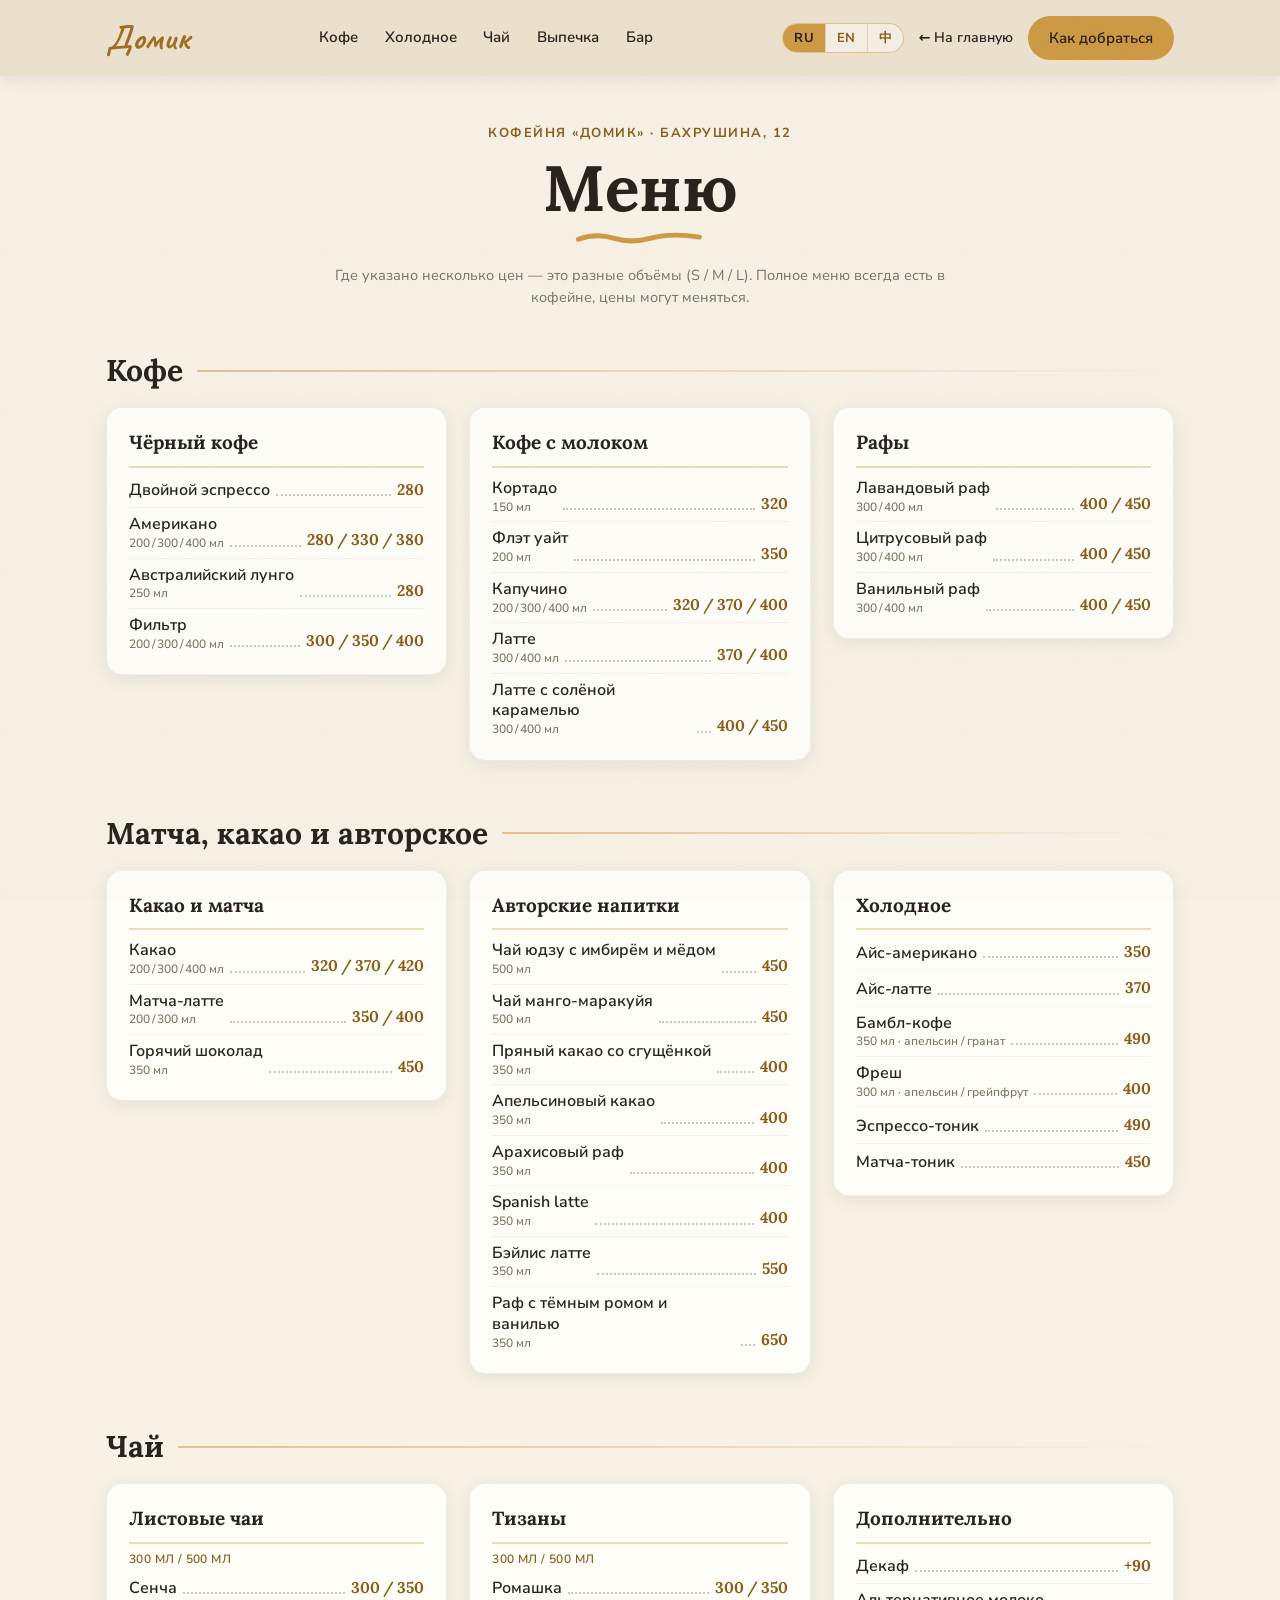
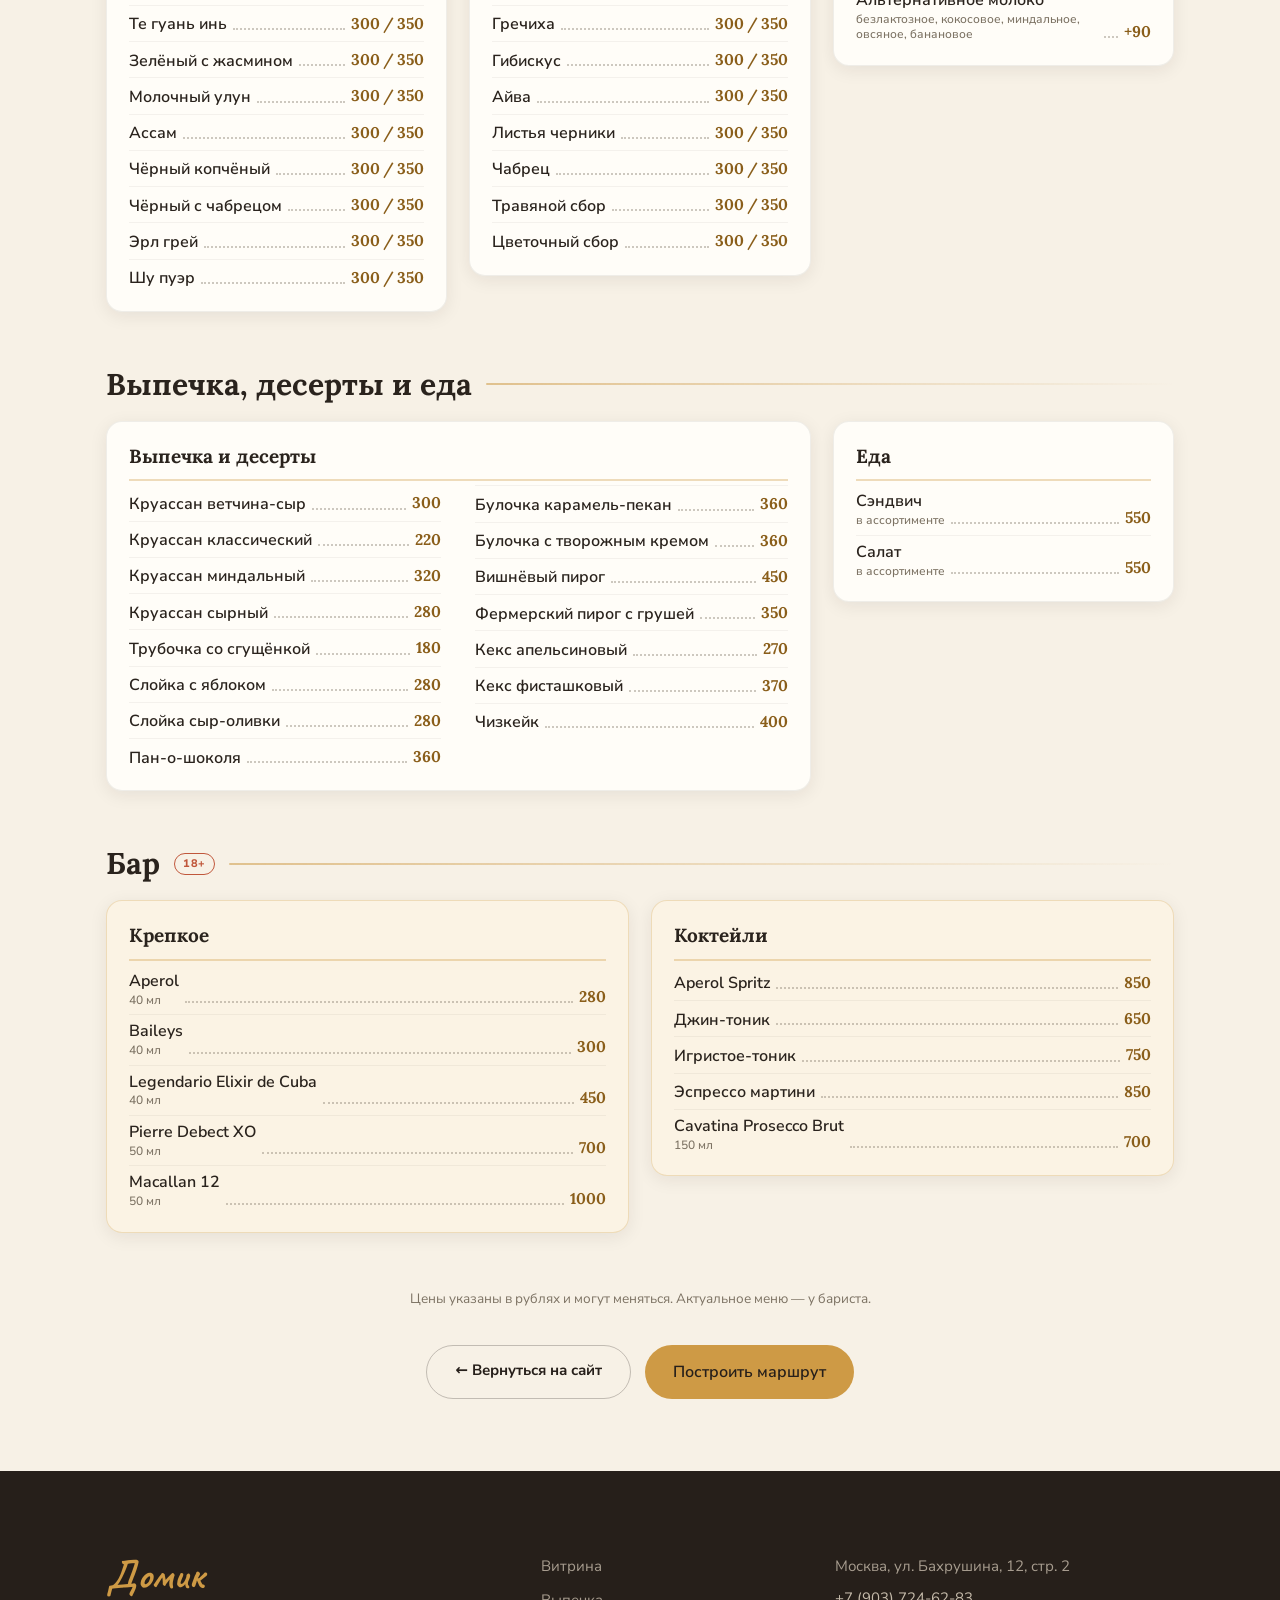
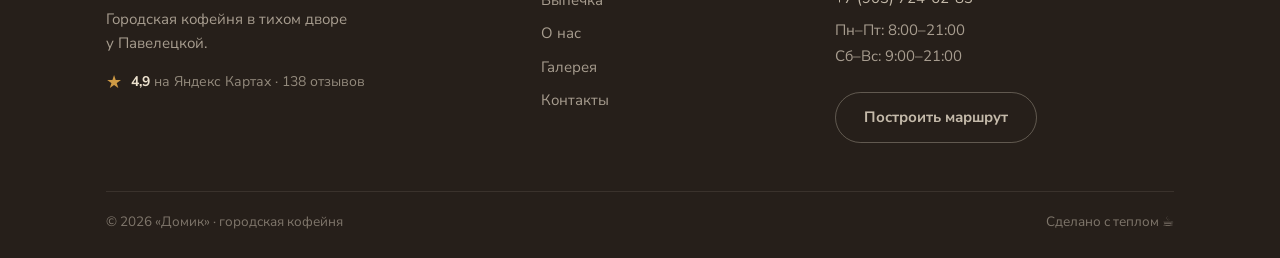
<file: menu.html>
<!DOCTYPE html>
<html lang="ru">
<head>
  <meta charset="UTF-8">
  <meta name="viewport" content="width=device-width, initial-scale=1.0">
  <title>Меню — кофейня «Домик» на Бахрушина</title>
  <meta name="description" content="Полное меню кофейни «Домик»: спешелти-кофе, рафы, матча, авторские напитки, чай, свежая выпечка, десерты и бар. Москва, Бахрушина, 12.">
  <link rel="icon" href="data:image/svg+xml,<svg xmlns='http://www.w3.org/2000/svg' viewBox='0 0 32 32'><path d='M16 4 4 14h3v14h18V14h3z' fill='%23CE9A45'/><rect x='13' y='19' width='6' height='9' fill='%23261F1A'/></svg>">
  <link rel="icon" type="image/png" sizes="32x32" href="assets/favicon-32.png">

  <link rel="preconnect" href="https://fonts.googleapis.com">
  <link rel="preconnect" href="https://fonts.gstatic.com" crossorigin>
  <link href="https://fonts.googleapis.com/css2?family=Caveat:wght@600;700&family=Lora:wght@500;600;700&family=Nunito+Sans:wght@400;500;600;700&display=swap" rel="stylesheet">

  <link rel="stylesheet" href="css/styles.css?v=37">
  <meta name="theme-color" content="#F7F1E6">
</head>
<body class="menu-page">

  <a class="skip-link" href="#menu-top" data-ru="К меню" data-en="Skip to menu" data-zh="跳到菜单">К меню</a>

  <!-- ШАПКА -->
  <header class="header" id="header">
    <div class="container header__inner">
      <a href="index.html" class="logo" aria-label="Домик — на главную">Домик</a>

      <nav class="menu-nav" aria-label="Разделы меню / Sections">
        <a href="#coffee" data-ru="Кофе" data-en="Coffee" data-zh="咖啡">Кофе</a>
        <a href="#cold" data-ru="Холодное" data-en="Cold" data-zh="冷饮">Холодное</a>
        <a href="#tea" data-ru="Чай" data-en="Tea" data-zh="茶">Чай</a>
        <a href="#food" data-ru="Выпечка" data-en="Bakery" data-zh="烘焙">Выпечка</a>
        <a href="#bar" data-ru="Бар" data-en="Bar" data-zh="酒吧">Бар</a>
      </nav>

      <div class="header__actions">
        <div class="lang-switch" role="group" aria-label="Язык / Language / 语言">
          <button type="button" data-lang="ru" aria-pressed="true">RU</button>
          <button type="button" data-lang="en" aria-pressed="false">EN</button>
          <button type="button" data-lang="zh" aria-pressed="false" lang="zh">中</button>
        </div>
        <a href="index.html" class="link-arrow menu-back" data-ru="← На главную" data-en="← Home" data-zh="← 首页">← На главную</a>
        <a href="index.html#contacts" class="btn btn--ochre header__cta" data-ru="Как добраться" data-en="Directions" data-zh="导航">Как добраться</a>
      </div>
    </div>
  </header>

  <main id="menu-top">

    <!-- ЗАГОЛОВОК -->
    <section class="menu-head">
      <div class="container">
        <p class="kicker menu-head__kicker" data-ru="Кофейня «Домик» · Бахрушина, 12" data-en="Domik coffee house · Bakhrushina 12" data-zh="Domik 咖啡馆 · 巴赫鲁申街 12 号">Кофейня «Домик» · Бахрушина, 12</p>
        <h1 class="menu-head__title" data-ru="Меню" data-en="Menu" data-zh="菜单">Меню</h1>
        <svg class="menu-head__uline" viewBox="0 0 120 14" aria-hidden="true"><path d="M4 10 Q 20 4 36 9 T 70 9 T 114 8" fill="none" stroke="#CE9A45" stroke-width="4.5" stroke-linecap="round"/></svg>
        <p class="menu-head__note" data-ru="Где указано несколько цен — это разные объёмы (S / M / L). Полное меню всегда есть в кофейне, цены могут меняться." data-en="Where several prices are shown, they are different sizes (S / M / L). The full menu is always available in the café; prices may change." data-zh="标有多个价格表示不同规格 (S / M / L)。店内备有完整菜单，价格可能有所变动。">Где указано несколько цен — это разные объёмы (S / M / L). Полное меню всегда есть в кофейне, цены могут меняться.</p>
      </div>
    </section>

    <!-- КАТЕГОРИИ -->
    <section class="menu-body">
      <div class="container">

        <div class="menu-group" id="coffee">
          <div class="menu-group__head"><h2 class="menu-group__title" data-ru="Кофе" data-en="Coffee" data-zh="咖啡">Кофе</h2></div>
          <div class="menu-group__grid">

            <section class="menu-cat">
              <h3 class="menu-cat__title" data-ru="Чёрный кофе" data-en="Black coffee" data-zh="黑咖啡">Чёрный кофе</h3>
              <ul class="menu-list">
                <li class="mi"><span class="mi__name"><span class="mi__label" data-ru="Двойной эспрессо" data-en="Double espresso" data-zh="双份浓缩">Двойной эспрессо</span></span><span class="mi__lead"></span><span class="mi__price">280</span></li>
                <li class="mi"><span class="mi__name"><span class="mi__label" data-ru="Американо" data-en="Americano" data-zh="美式咖啡">Американо</span> <span class="mi__vol" data-ru="200 / 300 / 400 мл" data-en="200 / 300 / 400 ml" data-zh="200 / 300 / 400 毫升">200 / 300 / 400 мл</span></span><span class="mi__lead"></span><span class="mi__price">280 / 330 / 380</span></li>
                <li class="mi"><span class="mi__name"><span class="mi__label" data-ru="Австралийский лунго" data-en="Australian lungo" data-zh="澳式长黑">Австралийский лунго</span> <span class="mi__vol" data-ru="250 мл" data-en="250 ml" data-zh="250 毫升">250 мл</span></span><span class="mi__lead"></span><span class="mi__price">280</span></li>
                <li class="mi"><span class="mi__name"><span class="mi__label" data-ru="Фильтр" data-en="Filter" data-zh="滤泡咖啡">Фильтр</span> <span class="mi__vol" data-ru="200 / 300 / 400 мл" data-en="200 / 300 / 400 ml" data-zh="200 / 300 / 400 毫升">200 / 300 / 400 мл</span></span><span class="mi__lead"></span><span class="mi__price">300 / 350 / 400</span></li>
              </ul>
            </section>

            <section class="menu-cat">
              <h3 class="menu-cat__title" data-ru="Кофе с молоком" data-en="Coffee with milk" data-zh="牛奶咖啡">Кофе с молоком</h3>
              <ul class="menu-list">
                <li class="mi"><span class="mi__name"><span class="mi__label" data-ru="Кортадо" data-en="Cortado" data-zh="可塔朵">Кортадо</span> <span class="mi__vol" data-ru="150 мл" data-en="150 ml" data-zh="150 毫升">150 мл</span></span><span class="mi__lead"></span><span class="mi__price">320</span></li>
                <li class="mi"><span class="mi__name"><span class="mi__label" data-ru="Флэт уайт" data-en="Flat white" data-zh="馥芮白">Флэт уайт</span> <span class="mi__vol" data-ru="200 мл" data-en="200 ml" data-zh="200 毫升">200 мл</span></span><span class="mi__lead"></span><span class="mi__price">350</span></li>
                <li class="mi"><span class="mi__name"><span class="mi__label" data-ru="Капучино" data-en="Cappuccino" data-zh="卡布奇诺">Капучино</span> <span class="mi__vol" data-ru="200 / 300 / 400 мл" data-en="200 / 300 / 400 ml" data-zh="200 / 300 / 400 毫升">200 / 300 / 400 мл</span></span><span class="mi__lead"></span><span class="mi__price">320 / 370 / 400</span></li>
                <li class="mi"><span class="mi__name"><span class="mi__label" data-ru="Латте" data-en="Latte" data-zh="拿铁">Латте</span> <span class="mi__vol" data-ru="300 / 400 мл" data-en="300 / 400 ml" data-zh="300 / 400 毫升">300 / 400 мл</span></span><span class="mi__lead"></span><span class="mi__price">370 / 400</span></li>
                <li class="mi"><span class="mi__name"><span class="mi__label" data-ru="Латте с солёной карамелью" data-en="Salted caramel latte" data-zh="海盐焦糖拿铁">Латте с солёной карамелью</span> <span class="mi__vol" data-ru="300 / 400 мл" data-en="300 / 400 ml" data-zh="300 / 400 毫升">300 / 400 мл</span></span><span class="mi__lead"></span><span class="mi__price">400 / 450</span></li>
              </ul>
            </section>

            <section class="menu-cat">
              <h3 class="menu-cat__title" data-ru="Рафы" data-en="Raf coffees" data-zh="拉夫咖啡">Рафы</h3>
              <ul class="menu-list">
                <li class="mi"><span class="mi__name"><span class="mi__label" data-ru="Лавандовый раф" data-en="Lavender raf" data-zh="薰衣草拉夫">Лавандовый раф</span> <span class="mi__vol" data-ru="300 / 400 мл" data-en="300 / 400 ml" data-zh="300 / 400 毫升">300 / 400 мл</span></span><span class="mi__lead"></span><span class="mi__price">400 / 450</span></li>
                <li class="mi"><span class="mi__name"><span class="mi__label" data-ru="Цитрусовый раф" data-en="Citrus raf" data-zh="柑橘拉夫">Цитрусовый раф</span> <span class="mi__vol" data-ru="300 / 400 мл" data-en="300 / 400 ml" data-zh="300 / 400 毫升">300 / 400 мл</span></span><span class="mi__lead"></span><span class="mi__price">400 / 450</span></li>
                <li class="mi"><span class="mi__name"><span class="mi__label" data-ru="Ванильный раф" data-en="Vanilla raf" data-zh="香草拉夫">Ванильный раф</span> <span class="mi__vol" data-ru="300 / 400 мл" data-en="300 / 400 ml" data-zh="300 / 400 毫升">300 / 400 мл</span></span><span class="mi__lead"></span><span class="mi__price">400 / 450</span></li>
              </ul>
            </section>

          </div>
        </div>

        <div class="menu-group">
          <div class="menu-group__head"><h2 class="menu-group__title" data-ru="Матча, какао и авторское" data-en="Matcha, cocoa &amp; signature" data-zh="抹茶、可可与招牌">Матча, какао и авторское</h2></div>
          <div class="menu-group__grid">

            <section class="menu-cat">
              <h3 class="menu-cat__title" data-ru="Какао и матча" data-en="Cocoa &amp; matcha" data-zh="可可与抹茶">Какао и матча</h3>
              <ul class="menu-list">
                <li class="mi"><span class="mi__name"><span class="mi__label" data-ru="Какао" data-en="Cocoa" data-zh="可可">Какао</span> <span class="mi__vol" data-ru="200 / 300 / 400 мл" data-en="200 / 300 / 400 ml" data-zh="200 / 300 / 400 毫升">200 / 300 / 400 мл</span></span><span class="mi__lead"></span><span class="mi__price">320 / 370 / 420</span></li>
                <li class="mi"><span class="mi__name"><span class="mi__label" data-ru="Матча-латте" data-en="Matcha latte" data-zh="抹茶拿铁">Матча-латте</span> <span class="mi__vol" data-ru="200 / 300 мл" data-en="200 / 300 ml" data-zh="200 / 300 毫升">200 / 300 мл</span></span><span class="mi__lead"></span><span class="mi__price">350 / 400</span></li>
                <li class="mi"><span class="mi__name"><span class="mi__label" data-ru="Горячий шоколад" data-en="Hot chocolate" data-zh="热巧克力">Горячий шоколад</span> <span class="mi__vol" data-ru="350 мл" data-en="350 ml" data-zh="350 毫升">350 мл</span></span><span class="mi__lead"></span><span class="mi__price">450</span></li>
              </ul>
            </section>

            <section class="menu-cat">
              <h3 class="menu-cat__title" data-ru="Авторские напитки" data-en="Signature drinks" data-zh="招牌饮品">Авторские напитки</h3>
              <ul class="menu-list">
                <li class="mi"><span class="mi__name"><span class="mi__label" data-ru="Чай юдзу с имбирём и мёдом" data-en="Yuzu tea with ginger &amp; honey" data-zh="柚子姜蜜茶">Чай юдзу с имбирём и мёдом</span> <span class="mi__vol" data-ru="500 мл" data-en="500 ml" data-zh="500 毫升">500 мл</span></span><span class="mi__lead"></span><span class="mi__price">450</span></li>
                <li class="mi"><span class="mi__name"><span class="mi__label" data-ru="Чай манго-маракуйя" data-en="Mango–passion fruit tea" data-zh="芒果百香果茶">Чай манго-маракуйя</span> <span class="mi__vol" data-ru="500 мл" data-en="500 ml" data-zh="500 毫升">500 мл</span></span><span class="mi__lead"></span><span class="mi__price">450</span></li>
                <li class="mi"><span class="mi__name"><span class="mi__label" data-ru="Пряный какао со сгущёнкой" data-en="Spiced cocoa with condensed milk" data-zh="香料炼乳可可">Пряный какао со сгущёнкой</span> <span class="mi__vol" data-ru="350 мл" data-en="350 ml" data-zh="350 毫升">350 мл</span></span><span class="mi__lead"></span><span class="mi__price">400</span></li>
                <li class="mi"><span class="mi__name"><span class="mi__label" data-ru="Апельсиновый какао" data-en="Orange cocoa" data-zh="香橙可可">Апельсиновый какао</span> <span class="mi__vol" data-ru="350 мл" data-en="350 ml" data-zh="350 毫升">350 мл</span></span><span class="mi__lead"></span><span class="mi__price">400</span></li>
                <li class="mi"><span class="mi__name"><span class="mi__label" data-ru="Арахисовый раф" data-en="Peanut raf" data-zh="花生拉夫">Арахисовый раф</span> <span class="mi__vol" data-ru="350 мл" data-en="350 ml" data-zh="350 毫升">350 мл</span></span><span class="mi__lead"></span><span class="mi__price">400</span></li>
                <li class="mi"><span class="mi__name"><span class="mi__label" data-ru="Spanish latte" data-en="Spanish latte" data-zh="西班牙拿铁">Spanish latte</span> <span class="mi__vol" data-ru="350 мл" data-en="350 ml" data-zh="350 毫升">350 мл</span></span><span class="mi__lead"></span><span class="mi__price">400</span></li>
                <li class="mi"><span class="mi__name"><span class="mi__label" data-ru="Бэйлис латте" data-en="Baileys latte" data-zh="百利甜拿铁">Бэйлис латте</span> <span class="mi__vol" data-ru="350 мл" data-en="350 ml" data-zh="350 毫升">350 мл</span></span><span class="mi__lead"></span><span class="mi__price">550</span></li>
                <li class="mi"><span class="mi__name"><span class="mi__label" data-ru="Раф с тёмным ромом и ванилью" data-en="Raf with dark rum &amp; vanilla" data-zh="黑朗姆香草拉夫">Раф с тёмным ромом и ванилью</span> <span class="mi__vol" data-ru="350 мл" data-en="350 ml" data-zh="350 毫升">350 мл</span></span><span class="mi__lead"></span><span class="mi__price">650</span></li>
              </ul>
            </section>

            <section class="menu-cat" id="cold">
              <h3 class="menu-cat__title" data-ru="Холодное" data-en="Cold" data-zh="冷饮">Холодное</h3>
              <ul class="menu-list">
                <li class="mi"><span class="mi__name"><span class="mi__label" data-ru="Айс-американо" data-en="Iced americano" data-zh="冰美式">Айс-американо</span></span><span class="mi__lead"></span><span class="mi__price">350</span></li>
                <li class="mi"><span class="mi__name"><span class="mi__label" data-ru="Айс-латте" data-en="Iced latte" data-zh="冰拿铁">Айс-латте</span></span><span class="mi__lead"></span><span class="mi__price">370</span></li>
                <li class="mi"><span class="mi__name"><span class="mi__label" data-ru="Бамбл-кофе" data-en="Bumble coffee" data-zh="缤纷冰咖啡">Бамбл-кофе</span> <span class="mi__vol" data-ru="350 мл · апельсин / гранат" data-en="350 ml · orange / pomegranate" data-zh="350 毫升 · 橙子 / 石榴">350 мл · апельсин / гранат</span></span><span class="mi__lead"></span><span class="mi__price">490</span></li>
                <li class="mi"><span class="mi__name"><span class="mi__label" data-ru="Фреш" data-en="Fresh juice" data-zh="鲜榨果汁">Фреш</span> <span class="mi__vol" data-ru="300 мл · апельсин / грейпфрут" data-en="300 ml · orange / grapefruit" data-zh="300 毫升 · 橙子 / 西柚">300 мл · апельсин / грейпфрут</span></span><span class="mi__lead"></span><span class="mi__price">400</span></li>
                <li class="mi"><span class="mi__name"><span class="mi__label" data-ru="Эспрессо-тоник" data-en="Espresso tonic" data-zh="浓缩汤力">Эспрессо-тоник</span></span><span class="mi__lead"></span><span class="mi__price">490</span></li>
                <li class="mi"><span class="mi__name"><span class="mi__label" data-ru="Матча-тоник" data-en="Matcha tonic" data-zh="抹茶汤力">Матча-тоник</span></span><span class="mi__lead"></span><span class="mi__price">450</span></li>
              </ul>
            </section>

          </div>
        </div>

        <div class="menu-group" id="tea">
          <div class="menu-group__head"><h2 class="menu-group__title" data-ru="Чай" data-en="Tea" data-zh="茶">Чай</h2></div>
          <div class="menu-group__grid">

            <section class="menu-cat">
              <h3 class="menu-cat__title" data-ru="Листовые чаи" data-en="Loose-leaf teas" data-zh="原叶茶">Листовые чаи</h3>
              <p class="menu-cat__note" data-ru="300 мл / 500 мл" data-en="300 ml / 500 ml" data-zh="300 毫升 / 500 毫升">300 мл / 500 мл</p>
              <ul class="menu-list">
                <li class="mi"><span class="mi__name"><span class="mi__label" data-ru="Сенча" data-en="Sencha" data-zh="煎茶">Сенча</span></span><span class="mi__lead"></span><span class="mi__price">300 / 350</span></li>
                <li class="mi"><span class="mi__name"><span class="mi__label" data-ru="Те гуань инь" data-en="Tie Guan Yin" data-zh="铁观音">Те гуань инь</span></span><span class="mi__lead"></span><span class="mi__price">300 / 350</span></li>
                <li class="mi"><span class="mi__name"><span class="mi__label" data-ru="Зелёный с жасмином" data-en="Jasmine green" data-zh="茉莉绿茶">Зелёный с жасмином</span></span><span class="mi__lead"></span><span class="mi__price">300 / 350</span></li>
                <li class="mi"><span class="mi__name"><span class="mi__label" data-ru="Молочный улун" data-en="Milk oolong" data-zh="奶香乌龙">Молочный улун</span></span><span class="mi__lead"></span><span class="mi__price">300 / 350</span></li>
                <li class="mi"><span class="mi__name"><span class="mi__label" data-ru="Ассам" data-en="Assam" data-zh="阿萨姆红茶">Ассам</span></span><span class="mi__lead"></span><span class="mi__price">300 / 350</span></li>
                <li class="mi"><span class="mi__name"><span class="mi__label" data-ru="Чёрный копчёный" data-en="Smoked black" data-zh="烟熏红茶">Чёрный копчёный</span></span><span class="mi__lead"></span><span class="mi__price">300 / 350</span></li>
                <li class="mi"><span class="mi__name"><span class="mi__label" data-ru="Чёрный с чабрецом" data-en="Black with thyme" data-zh="百里香红茶">Чёрный с чабрецом</span></span><span class="mi__lead"></span><span class="mi__price">300 / 350</span></li>
                <li class="mi"><span class="mi__name"><span class="mi__label" data-ru="Эрл грей" data-en="Earl Grey" data-zh="伯爵红茶">Эрл грей</span></span><span class="mi__lead"></span><span class="mi__price">300 / 350</span></li>
                <li class="mi"><span class="mi__name"><span class="mi__label" data-ru="Шу пуэр" data-en="Ripe pu-erh" data-zh="熟普洱">Шу пуэр</span></span><span class="mi__lead"></span><span class="mi__price">300 / 350</span></li>
              </ul>
            </section>

            <section class="menu-cat">
              <h3 class="menu-cat__title" data-ru="Тизаны" data-en="Tisanes" data-zh="花草茶饮">Тизаны</h3>
              <p class="menu-cat__note" data-ru="300 мл / 500 мл" data-en="300 ml / 500 ml" data-zh="300 毫升 / 500 毫升">300 мл / 500 мл</p>
              <ul class="menu-list">
                <li class="mi"><span class="mi__name"><span class="mi__label" data-ru="Ромашка" data-en="Chamomile" data-zh="洋甘菊">Ромашка</span></span><span class="mi__lead"></span><span class="mi__price">300 / 350</span></li>
                <li class="mi"><span class="mi__name"><span class="mi__label" data-ru="Гречиха" data-en="Buckwheat" data-zh="荞麦茶">Гречиха</span></span><span class="mi__lead"></span><span class="mi__price">300 / 350</span></li>
                <li class="mi"><span class="mi__name"><span class="mi__label" data-ru="Гибискус" data-en="Hibiscus" data-zh="洛神花">Гибискус</span></span><span class="mi__lead"></span><span class="mi__price">300 / 350</span></li>
                <li class="mi"><span class="mi__name"><span class="mi__label" data-ru="Айва" data-en="Quince" data-zh="榅桲">Айва</span></span><span class="mi__lead"></span><span class="mi__price">300 / 350</span></li>
                <li class="mi"><span class="mi__name"><span class="mi__label" data-ru="Листья черники" data-en="Blueberry leaf" data-zh="蓝莓叶">Листья черники</span></span><span class="mi__lead"></span><span class="mi__price">300 / 350</span></li>
                <li class="mi"><span class="mi__name"><span class="mi__label" data-ru="Чабрец" data-en="Thyme" data-zh="百里香">Чабрец</span></span><span class="mi__lead"></span><span class="mi__price">300 / 350</span></li>
                <li class="mi"><span class="mi__name"><span class="mi__label" data-ru="Травяной сбор" data-en="Herbal blend" data-zh="草本茶">Травяной сбор</span></span><span class="mi__lead"></span><span class="mi__price">300 / 350</span></li>
                <li class="mi"><span class="mi__name"><span class="mi__label" data-ru="Цветочный сбор" data-en="Floral blend" data-zh="花草茶">Цветочный сбор</span></span><span class="mi__lead"></span><span class="mi__price">300 / 350</span></li>
              </ul>
            </section>

            <section class="menu-cat">
              <h3 class="menu-cat__title" data-ru="Дополнительно" data-en="Add-ons" data-zh="额外选项">Дополнительно</h3>
              <ul class="menu-list">
                <li class="mi"><span class="mi__name"><span class="mi__label" data-ru="Декаф" data-en="Decaf" data-zh="低因">Декаф</span></span><span class="mi__lead"></span><span class="mi__price">+90</span></li>
                <li class="mi"><span class="mi__name"><span class="mi__label" data-ru="Альтернативное молоко" data-en="Alternative milk" data-zh="植物奶">Альтернативное молоко</span> <span class="mi__vol" data-ru="безлактозное, кокосовое, миндальное, овсяное, банановое" data-en="lactose-free, coconut, almond, oat, banana" data-zh="无乳糖、椰奶、杏仁奶、燕麦奶、香蕉奶">безлактозное, кокосовое, миндальное, овсяное, банановое</span></span><span class="mi__lead"></span><span class="mi__price">+90</span></li>
              </ul>
            </section>

          </div>
        </div>

        <div class="menu-group" id="food">
          <div class="menu-group__head"><h2 class="menu-group__title" data-ru="Выпечка, десерты и еда" data-en="Bakery, desserts &amp; food" data-zh="烘焙、甜点与轻食">Выпечка, десерты и еда</h2></div>
          <div class="menu-group__grid">

            <section class="menu-cat menu-cat--wide">
              <h3 class="menu-cat__title" data-ru="Выпечка и десерты" data-en="Bakery &amp; desserts" data-zh="烘焙与甜点">Выпечка и десерты</h3>
              <ul class="menu-list">
                <li class="mi"><span class="mi__name"><span class="mi__label" data-ru="Круассан ветчина-сыр" data-en="Ham &amp; cheese croissant" data-zh="火腿芝士可颂">Круассан ветчина-сыр</span></span><span class="mi__lead"></span><span class="mi__price">300</span></li>
                <li class="mi"><span class="mi__name"><span class="mi__label" data-ru="Круассан классический" data-en="Classic croissant" data-zh="经典可颂">Круассан классический</span></span><span class="mi__lead"></span><span class="mi__price">220</span></li>
                <li class="mi"><span class="mi__name"><span class="mi__label" data-ru="Круассан миндальный" data-en="Almond croissant" data-zh="杏仁可颂">Круассан миндальный</span></span><span class="mi__lead"></span><span class="mi__price">320</span></li>
                <li class="mi"><span class="mi__name"><span class="mi__label" data-ru="Круассан сырный" data-en="Cheese croissant" data-zh="芝士可颂">Круассан сырный</span></span><span class="mi__lead"></span><span class="mi__price">280</span></li>
                <li class="mi"><span class="mi__name"><span class="mi__label" data-ru="Трубочка со сгущёнкой" data-en="Cream horn with condensed milk" data-zh="炼乳奶油卷">Трубочка со сгущёнкой</span></span><span class="mi__lead"></span><span class="mi__price">180</span></li>
                <li class="mi"><span class="mi__name"><span class="mi__label" data-ru="Слойка с яблоком" data-en="Apple puff" data-zh="苹果酥">Слойка с яблоком</span></span><span class="mi__lead"></span><span class="mi__price">280</span></li>
                <li class="mi"><span class="mi__name"><span class="mi__label" data-ru="Слойка сыр-оливки" data-en="Cheese &amp; olive puff" data-zh="芝士橄榄酥">Слойка сыр-оливки</span></span><span class="mi__lead"></span><span class="mi__price">280</span></li>
                <li class="mi"><span class="mi__name"><span class="mi__label" data-ru="Пан-о-шоколя" data-en="Pain au chocolat" data-zh="巧克力可颂">Пан-о-шоколя</span></span><span class="mi__lead"></span><span class="mi__price">360</span></li>
                <li class="mi"><span class="mi__name"><span class="mi__label" data-ru="Булочка карамель-пекан" data-en="Caramel-pecan bun" data-zh="焦糖山核桃面包">Булочка карамель-пекан</span></span><span class="mi__lead"></span><span class="mi__price">360</span></li>
                <li class="mi"><span class="mi__name"><span class="mi__label" data-ru="Булочка с творожным кремом" data-en="Curd-cream bun" data-zh="奶酪奶油面包">Булочка с творожным кремом</span></span><span class="mi__lead"></span><span class="mi__price">360</span></li>
                <li class="mi"><span class="mi__name"><span class="mi__label" data-ru="Вишнёвый пирог" data-en="Cherry pie" data-zh="樱桃派">Вишнёвый пирог</span></span><span class="mi__lead"></span><span class="mi__price">450</span></li>
                <li class="mi"><span class="mi__name"><span class="mi__label" data-ru="Фермерский пирог с грушей" data-en="Farmhouse pear pie" data-zh="乡村梨子派">Фермерский пирог с грушей</span></span><span class="mi__lead"></span><span class="mi__price">350</span></li>
                <li class="mi"><span class="mi__name"><span class="mi__label" data-ru="Кекс апельсиновый" data-en="Orange loaf cake" data-zh="香橙磅蛋糕">Кекс апельсиновый</span></span><span class="mi__lead"></span><span class="mi__price">270</span></li>
                <li class="mi"><span class="mi__name"><span class="mi__label" data-ru="Кекс фисташковый" data-en="Pistachio loaf cake" data-zh="开心果磅蛋糕">Кекс фисташковый</span></span><span class="mi__lead"></span><span class="mi__price">370</span></li>
                <li class="mi"><span class="mi__name"><span class="mi__label" data-ru="Чизкейк" data-en="Cheesecake" data-zh="芝士蛋糕">Чизкейк</span></span><span class="mi__lead"></span><span class="mi__price">400</span></li>
              </ul>
            </section>

            <section class="menu-cat">
              <h3 class="menu-cat__title" data-ru="Еда" data-en="Food" data-zh="轻食">Еда</h3>
              <ul class="menu-list">
                <li class="mi"><span class="mi__name"><span class="mi__label" data-ru="Сэндвич" data-en="Sandwich" data-zh="三明治">Сэндвич</span> <span class="mi__vol" data-ru="в ассортименте" data-en="assorted" data-zh="多种口味">в ассортименте</span></span><span class="mi__lead"></span><span class="mi__price">550</span></li>
                <li class="mi"><span class="mi__name"><span class="mi__label" data-ru="Салат" data-en="Salad" data-zh="沙拉">Салат</span> <span class="mi__vol" data-ru="в ассортименте" data-en="assorted" data-zh="多种口味">в ассортименте</span></span><span class="mi__lead"></span><span class="mi__price">550</span></li>
              </ul>
            </section>

          </div>
        </div>

        <div class="menu-group" id="bar">
          <div class="menu-group__head"><h2 class="menu-group__title" data-ru="Бар" data-en="Bar" data-zh="酒吧">Бар</h2><span class="menu-group__age">18+</span></div>
          <div class="menu-group__grid menu-group__grid--2">

            <section class="menu-cat menu-cat--bar">
              <h3 class="menu-cat__title" data-ru="Крепкое" data-en="Spirits" data-zh="烈酒">Крепкое</h3>
              <ul class="menu-list">
                <li class="mi"><span class="mi__name"><span class="mi__label" data-ru="Aperol" data-en="Aperol" data-zh="Aperol">Aperol</span> <span class="mi__vol" data-ru="40 мл" data-en="40 ml" data-zh="40 毫升">40 мл</span></span><span class="mi__lead"></span><span class="mi__price">280</span></li>
                <li class="mi"><span class="mi__name"><span class="mi__label" data-ru="Baileys" data-en="Baileys" data-zh="Baileys">Baileys</span> <span class="mi__vol" data-ru="40 мл" data-en="40 ml" data-zh="40 毫升">40 мл</span></span><span class="mi__lead"></span><span class="mi__price">300</span></li>
                <li class="mi"><span class="mi__name"><span class="mi__label" data-ru="Legendario Elixir de Cuba" data-en="Legendario Elixir de Cuba" data-zh="Legendario Elixir de Cuba">Legendario Elixir de Cuba</span> <span class="mi__vol" data-ru="40 мл" data-en="40 ml" data-zh="40 毫升">40 мл</span></span><span class="mi__lead"></span><span class="mi__price">450</span></li>
                <li class="mi"><span class="mi__name"><span class="mi__label" data-ru="Pierre Debect XO" data-en="Pierre Debect XO" data-zh="Pierre Debect XO">Pierre Debect XO</span> <span class="mi__vol" data-ru="50 мл" data-en="50 ml" data-zh="50 毫升">50 мл</span></span><span class="mi__lead"></span><span class="mi__price">700</span></li>
                <li class="mi"><span class="mi__name"><span class="mi__label" data-ru="Macallan 12" data-en="Macallan 12" data-zh="Macallan 12">Macallan 12</span> <span class="mi__vol" data-ru="50 мл" data-en="50 ml" data-zh="50 毫升">50 мл</span></span><span class="mi__lead"></span><span class="mi__price">1000</span></li>
              </ul>
            </section>

            <section class="menu-cat menu-cat--bar">
              <h3 class="menu-cat__title" data-ru="Коктейли" data-en="Cocktails" data-zh="鸡尾酒">Коктейли</h3>
              <ul class="menu-list">
                <li class="mi"><span class="mi__name"><span class="mi__label" data-ru="Aperol Spritz" data-en="Aperol Spritz" data-zh="Aperol Spritz">Aperol Spritz</span></span><span class="mi__lead"></span><span class="mi__price">850</span></li>
                <li class="mi"><span class="mi__name"><span class="mi__label" data-ru="Джин-тоник" data-en="Gin &amp; tonic" data-zh="金汤力">Джин-тоник</span></span><span class="mi__lead"></span><span class="mi__price">650</span></li>
                <li class="mi"><span class="mi__name"><span class="mi__label" data-ru="Игристое-тоник" data-en="Sparkling &amp; tonic" data-zh="气泡酒汤力">Игристое-тоник</span></span><span class="mi__lead"></span><span class="mi__price">750</span></li>
                <li class="mi"><span class="mi__name"><span class="mi__label" data-ru="Эспрессо мартини" data-en="Espresso martini" data-zh="浓缩马提尼">Эспрессо мартини</span></span><span class="mi__lead"></span><span class="mi__price">850</span></li>
                <li class="mi"><span class="mi__name"><span class="mi__label" data-ru="Cavatina Prosecco Brut" data-en="Cavatina Prosecco Brut" data-zh="Cavatina Prosecco Brut">Cavatina Prosecco Brut</span> <span class="mi__vol" data-ru="150 мл" data-en="150 ml" data-zh="150 毫升">150 мл</span></span><span class="mi__lead"></span><span class="mi__price">700</span></li>
              </ul>
            </section>

          </div>
        </div>

        <p class="menu-foot-note" data-ru="Цены указаны в рублях и могут меняться. Актуальное меню — у бариста." data-en="Prices are in rubles and may change. Ask the barista for the current menu." data-zh="价格以卢布计，可能有所变动。最新菜单请咨询咖啡师。">Цены указаны в рублях и могут меняться. Актуальное меню — у бариста.</p>
        <div class="menu-cta">
          <a href="index.html" class="btn btn--ghost" data-ru="← Вернуться на сайт" data-en="← Back to site" data-zh="← 返回网站">← Вернуться на сайт</a>
          <a href="index.html#contacts" class="btn btn--ochre btn--lg" data-ru="Построить маршрут" data-en="Get directions" data-zh="导航路线">Построить маршрут</a>
        </div>
      </div>
    </section>
  </main>

  <!-- ПОДВАЛ -->
  <footer class="footer">
    <div class="container">
      <div class="footer__grid">
        <div class="footer__brand">
          <a href="index.html" class="logo logo--footer">Домик</a>
          <p data-ru="Городская кофейня в тихом дворе у Павелецкой." data-en="A city coffee house in a quiet courtyard near Paveletskaya." data-zh="帕维列茨车站旁静谧庭院里的城市咖啡馆。">Городская кофейня в тихом дворе у Павелецкой.</p>
          <div class="trust trust--footer"><span class="trust__star" aria-hidden="true">★</span><a class="rating-link" href="https://yandex.ru/maps/-/CPtBIB1H" target="_blank" rel="noopener"><b>4,9</b> <span data-ru="на Яндекс Картах · 138 отзывов" data-en="on Yandex Maps · 138 reviews" data-zh="Yandex 地图 · 138 条评价">на Яндекс Картах · 138 отзывов</span></a></div>
        </div>
        <nav class="footer__nav" aria-label="Навигация в подвале">
          <a href="index.html#menu" data-ru="Витрина" data-en="Highlights" data-zh="精选">Витрина</a>
          <a href="index.html#bakery" data-ru="Выпечка" data-en="Bakery" data-zh="烘焙">Выпечка</a>
          <a href="index.html#about" data-ru="О нас" data-en="About" data-zh="关于我们">О нас</a>
          <a href="index.html#gallery" data-ru="Галерея" data-en="Gallery" data-zh="相册">Галерея</a>
          <a href="index.html#contacts" data-ru="Контакты" data-en="Contacts" data-zh="联系我们">Контакты</a>
        </nav>
        <div class="footer__contacts">
          <p data-ru="Москва, ул. Бахрушина, 12, стр. 2" data-en="Moscow, Bakhrushina St. 12, bldg. 2" data-zh="莫斯科巴赫鲁申街 12 号 2 座">Москва, ул. Бахрушина, 12, стр. 2</p>
          <p><a href="tel:+79037246283">+7 (903) 724-62-83</a></p>
          <p class="footer__hours"><span data-ru="Пн–Пт: 8:00–21:00" data-en="Mon–Fri: 8:00–21:00" data-zh="周一至周五 8:00–21:00">Пн–Пт: 8:00–21:00</span><br><span data-ru="Сб–Вс: 9:00–21:00" data-en="Sat–Sun: 9:00–21:00" data-zh="周六周日 9:00–21:00">Сб–Вс: 9:00–21:00</span></p>
          <a class="btn btn--ghost btn--ghost-cream" href="https://yandex.ru/maps/-/CPtBIB1H" target="_blank" rel="noopener" data-ru="Построить маршрут" data-en="Get directions" data-zh="导航路线">Построить маршрут</a>
        </div>
      </div>
      <div class="footer__bottom">
        <span data-ru="© 2026 «Домик» · городская кофейня" data-en="© 2026 Domik · city coffee house" data-zh="© 2026 Domik · 城市咖啡馆">© 2026 «Домик» · городская кофейня</span>
        <span data-ru="Сделано с теплом ☕" data-en="Made with warmth ☕" data-zh="用心制作 ☕">Сделано с теплом ☕</span>
      </div>
    </div>
  </footer>

  <script>
  (function(){
    var TITLES = {"ru": "Меню — кофейня «Домик» на Бахрушина", "en": "Menu — Domik coffee house on Bakhrushina", "zh": "菜单 — 巴赫鲁申街 Domik 咖啡馆"};
    var langs = ['ru','en','zh'];
    var saved = localStorage.getItem('domik_lang');
    var urlLang = new URLSearchParams(location.search).get('lang');
    var lang = langs.indexOf(urlLang) >= 0 ? urlLang : (langs.indexOf(saved) >= 0 ? saved : 'ru');
    var nodes = document.querySelectorAll('[data-en]');
    var btns = document.querySelectorAll('.lang-switch button');
    function apply(l){
      document.documentElement.setAttribute('lang', l === 'zh' ? 'zh-Hans' : l);
      for (var i = 0; i < nodes.length; i++){
        var v = nodes[i].getAttribute('data-' + l);
        if (v !== null) nodes[i].textContent = v;
      }
      if (TITLES[l]) document.title = TITLES[l];
      for (var j = 0; j < btns.length; j++){
        var on = btns[j].getAttribute('data-lang') === l;
        btns[j].classList.toggle('is-active', on);
        btns[j].setAttribute('aria-pressed', String(on));
      }
      try { localStorage.setItem('domik_lang', l); } catch(e){}
    }
    for (var k = 0; k < btns.length; k++){
      btns[k].addEventListener('click', function(){ apply(this.getAttribute('data-lang')); });
    }
    apply(lang);
  })();
  </script>

</body>
</html>
</file>
<file: css/styles.css>
/* ============================================================
   Домик — городская кофейня
   Стиль №5 «Тёплый арт-уют»
   Палитра: крем · охра(акцент) · терракота · шалфей · бирюза · тёмный
   Шрифты: Caveat (лого/акценты) · Lora (заголовки) · Nunito Sans (текст)
   ============================================================ */

:root{
  /* палитра */
  --cream:        #ECE1CE;
  --cream-bg:     #F7F1E6;   /* фон страницы (чуть светлее) */
  --ochre:        #CE9A45;   /* акцент (фоны, кнопки, декор) */
  --ochre-deep:   #BC8A36;   /* ховер/нажатие */
  --ochre-text:   #A06E20;   /* охра для КРУПНОГО текста на креме (контраст ≥3:1) */
  --ochre-text-s: #8A5E1A;   /* охра для мелкого текста на креме (≥4.5:1) */
  --terra:        #C0573B;
  --sage:         #93A786;
  --teal:         #2F8A86;
  --dark:         #261F1A;
  --ink:          #2A231D;   /* основной текст */
  --muted:        #7C7263;   /* вторичный текст */

  /* типографика */
  --f-logo: 'Caveat', cursive;
  --f-head: 'Lora', Georgia, serif;
  --f-body: 'Nunito Sans', system-ui, sans-serif;

  /* раскладка */
  --container: 1180px;
  --pad: clamp(20px, 5vw, 56px);
  --header-h: 76px;
  --radius: 16px;
  --shadow: 0 14px 40px rgba(38,31,26,.10);
  --shadow-sm: 0 4px 18px rgba(38,31,26,.08);
}

/* ---------- база ---------- */
*{ margin:0; padding:0; box-sizing:border-box; }
html{ scroll-behavior:smooth; scroll-padding-top: calc(var(--header-h) + 10px); }
body{
  font-family:var(--f-body);
  color:var(--ink);
  background:var(--cream-bg);
  line-height:1.5;
  -webkit-font-smoothing:antialiased;
  text-rendering:optimizeLegibility;
}
a{ color:inherit; text-decoration:none; }
img{ max-width:100%; display:block; }
[hidden]{ display:none !important; }

.skip-link{
  position:fixed; top:10px; left:10px; z-index:200;
  background:var(--cream); color:var(--dark);
  font-weight:700; font-size:14px; padding:10px 18px; border-radius:999px;
  box-shadow:var(--shadow-sm);
  transform:translateY(-300%); transition:transform .2s ease;
}
.skip-link:focus-visible{ transform:translateY(0); }
.container{ width:100%; max-width:var(--container); margin-inline:auto; padding-inline:var(--pad); }

/* ---------- кнопки ---------- */
.btn{
  display:inline-flex; align-items:center; justify-content:center;
  font-family:var(--f-body); font-weight:600; font-size:15px;
  padding:11px 20px; border-radius:999px; border:none; cursor:pointer;
  transition:transform .18s ease, background-color .18s ease, box-shadow .18s ease;
  white-space:nowrap;
}
.btn--ochre{ background:var(--ochre); color:var(--dark); }
.btn--ochre:hover{ background:var(--ochre-deep); transform:translateY(-2px); box-shadow:0 8px 20px rgba(188,138,54,.35); }
.btn--ochre:active{ transform:translateY(0); }
.btn--lg{ padding:15px 28px; font-size:16px; }

.link-arrow{ font-weight:600; color:var(--ink); border-bottom:1.5px solid transparent; transition:border-color .18s, color .18s; }
.link-arrow:hover{ color:var(--terra); border-color:var(--terra); }

/* ---------- ШАПКА ---------- */
.header{
  position:fixed; inset:0 0 auto 0; z-index:100;
  height:var(--header-h);
  display:flex; align-items:center;
  transition:background-color .3s ease, box-shadow .3s ease, height .3s ease;
}
.header__inner{ display:flex; align-items:center; justify-content:space-between; gap:24px; width:100%; }
.header.is-scrolled{ background:var(--cream); box-shadow:var(--shadow-sm); height:64px; }

.logo{
  font-family:var(--f-logo); font-weight:700;
  font-size:34px; line-height:1; color:var(--ochre-text);
  letter-spacing:.5px;
}

.nav{ display:flex; gap:30px; margin-inline:auto; }
.nav__link{
  font-size:15px; font-weight:500; color:var(--ink);
  position:relative; padding:4px 0 9px;
  transition:color .2s ease;
}
/* волнистое «рисованное» подчёркивание (охра) */
.nav__link::after{
  content:""; position:absolute; left:0; right:0; bottom:0; height:6px;
  background-image:url("data:image/svg+xml,%3Csvg xmlns='http://www.w3.org/2000/svg' width='12' height='6'%3E%3Cpath d='M0 4 Q3 1 6 4 T12 4' fill='none' stroke='%23CE9A45' stroke-width='1.6'/%3E%3C/svg%3E");
  background-repeat:repeat-x; background-size:12px 6px;
  clip-path:inset(0 100% 0 0);
  transition:clip-path .3s ease;
}
.nav__link:hover{ color:var(--terra); }
.nav__link:hover::after{ clip-path:inset(0 0 0 0); animation:navwave .8s linear infinite; }
@keyframes navwave{ from{ background-position-x:0; } to{ background-position-x:12px; } }

.header__actions{ display:flex; align-items:center; gap:14px; }
.header__phone{ display:none; color:var(--ink); }
.header__phone:hover{ color:var(--terra); }

.burger{ display:none; background:none; border:none; width:30px; height:24px; position:relative; cursor:pointer; }
.burger span{
  position:absolute; left:0; height:2.5px; width:100%; background:var(--ink); border-radius:2px;
  transition:transform .25s ease, opacity .2s ease, top .25s ease;
}
.burger span:nth-child(1){ top:2px; }
.burger span:nth-child(2){ top:11px; }
.burger span:nth-child(3){ top:20px; }
.burger.is-open span:nth-child(1){ top:11px; transform:rotate(45deg); }
.burger.is-open span:nth-child(2){ opacity:0; }
.burger.is-open span:nth-child(3){ top:11px; transform:rotate(-45deg); }

/* ---------- ОБЛОЖКА (HERO) ---------- */
.hero{
  position:relative; overflow:hidden;
  padding-top: calc(var(--header-h) + clamp(20px,5vw,56px));
  padding-bottom: clamp(48px, 8vw, 96px);
  background:
    radial-gradient(120% 90% at 85% 0%, rgba(206,154,69,.10), transparent 60%),
    var(--cream-bg);
  min-height: 100svh;
  display:flex; align-items:center;
}
.hero__inner{
  position:relative; z-index:2;
  display:grid; grid-template-columns: 1fr 1.04fr;
  gap:clamp(28px,4.5vw,60px); align-items:center;
}
.hero__content{ max-width:560px; }


.kicker{
  font-size:13px; font-weight:700; letter-spacing:1.5px; text-transform:uppercase;
  color:var(--ochre-text-s); margin-bottom:18px;
}
.kicker--hero{
  font-family:var(--f-logo); font-size:26px; font-weight:600;
  text-transform:none; letter-spacing:.4px; color:var(--ochre-text);
  margin-bottom:10px;
}

/* каракуля-подчёркивание под словом «кофе» */
.squig{ position:relative; display:inline-block; white-space:nowrap; }
.squig__line{
  position:absolute; left:-3%; bottom:-.16em; width:106%; height:.22em; overflow:visible;
}
.squig__line path{
  stroke-dasharray:200; stroke-dashoffset:200;
  animation:squigDraw 1s cubic-bezier(.4,0,.2,1) .9s forwards;
}
@keyframes squigDraw{ to{ stroke-dashoffset:0; } }
html.static .squig__line path{ stroke-dashoffset:0; }


.hero__title{
  font-family:var(--f-head); font-weight:600;
  font-size:clamp(44px, 6vw, 68px); line-height:1.04; letter-spacing:.3px;
  color:var(--dark);
}
.hero__sub{
  font-size:clamp(16px,1.4vw,18.5px); color:#564F45; line-height:1.6;
  max-width:430px; margin-top:22px;
}
.hero__actions{ display:flex; align-items:center; gap:24px; margin-top:30px; flex-wrap:wrap; }

.trust{ display:flex; align-items:center; gap:9px; margin-top:28px; font-size:15px; color:var(--muted); }
.trust b{ color:var(--ink); }
.trust__star{ color:var(--ochre); font-size:18px; line-height:1; }

/* полароид-коллаж: фото-карточки вразброс, как на доске в кафе */
.hero__media{ position:relative; }
.hero__media .chip{ position:static; display:flex; margin:30px auto 0; width:fit-content; }

.collage{ position:relative; max-width:560px; margin-inline:auto; height:clamp(390px, 33vw, 470px); perspective:1000px; }
/* обёртка: на ней живёт GSAP-параллакс (инлайн-transform), карточка свободна для тилта */
.polw{ position:absolute; }
.polw--1{ left:2%;  top:0;    z-index:2; }
.polw--2{ right:3%; top:14%;  z-index:3; }
.polw--3{ left:25%; bottom:0; z-index:1; }
.polw:hover{ z-index:6; }

.pol{
  position:relative; margin:0;
  background:#FDF9F0;
  border:1px solid rgba(38,31,26,.09);
  border-radius:6px;
  padding:10px 10px 8px;
  box-shadow:0 2px 4px rgba(38,31,26,.06), 0 20px 40px -16px rgba(38,31,26,.25);
  rotate:var(--rot, 0deg);
  /* 3D-наклон за курсором (vars ставит JS) */
  transform: rotateX(var(--rx, 0deg)) rotateY(var(--ry, 0deg));
  transition:
    rotate .35s var(--ease-spring),
    translate .3s var(--ease-out),
    transform .15s ease-out,
    scale .3s var(--ease-out),
    opacity .3s var(--ease-out),
    box-shadow .35s var(--ease-out);
}
.pol:hover{
  rotate:0deg; translate:0 -10px; scale:1.05;
  box-shadow:0 3px 6px rgba(38,31,26,.07), 0 34px 58px -18px rgba(192,87,59,.32);
}
/* соседние карточки чуть отступают */
.collage:hover .pol:not(:hover){ opacity:.92; scale:.975; }
/* скотч сверху */
.pol::before{
  content:""; position:absolute; top:-11px; left:50%;
  translate:-50% 0; rotate:-4deg;
  width:72px; height:22px; background:rgba(206,154,69,.45);
  border-left:1px dashed rgba(38,31,26,.12); border-right:1px dashed rgba(38,31,26,.12);
}
.pol--2::before{ rotate:5deg; background:rgba(147,167,134,.45); }
.pol--3::before{ rotate:-2deg; background:rgba(192,87,59,.30); }

.pol__ph{ width:var(--w, 200px); aspect-ratio:1/1; border-radius:3px; overflow:hidden; display:grid; place-items:center; }
.pol__ph img{ width:86%; height:auto; }
.pol__ph--photo img{ width:100%; height:100%; object-fit:cover; }
.pol__ph--sage{ background:linear-gradient(160deg, rgba(147,167,134,.34), rgba(147,167,134,.14)); }
.pol__ph--cream{ background:linear-gradient(160deg, #F2E4C9, #EAD9BC); }
.pol__ph--blush{ background:linear-gradient(160deg, rgba(192,87,59,.20), rgba(192,87,59,.07)); }
.pol__ph--tile{
  display:flex; flex-direction:column; align-items:center; justify-content:center; gap:8px;
  background:linear-gradient(160deg, rgba(47,138,134,.22), rgba(47,138,134,.10));
  color:rgba(38,31,26,.45);
}
.pol__ph--tile svg{ width:42px; height:42px; }
.pol__ph--tile span{ font-size:13.5px; font-weight:700; }

.pol figcaption{
  font-family:var(--f-logo); font-weight:600; font-size:21px; text-align:center;
  color:rgba(38,31,26,.72); padding-top:7px;
}

.pol--1{ --w:clamp(180px, 16.5vw, 234px); --rot:-5deg; }
.pol--2{ --w:clamp(158px, 14.5vw, 206px); --rot:4deg; }
.pol--3{ --w:clamp(150px, 13.5vw, 192px); --rot:-2deg; }
.chip{
  position:absolute; left:18px; bottom:18px;
  display:inline-flex; align-items:center; gap:7px;
  background:rgba(38,31,26,.82); color:var(--cream);
  font-size:13.5px; font-weight:500; padding:9px 14px; border-radius:999px;
  backdrop-filter: blur(4px);
}
.chip svg{ color:var(--ochre); }

/* зигзаг-разделитель */
.zigzag{ position:absolute; left:0; bottom:0; width:100%; height:14px; display:block; }

/* ---------- анимация появления ---------- */
.reveal{ opacity:0; transform:translateY(16px); animation:reveal .7s cubic-bezier(.2,.7,.2,1) forwards; animation-delay:var(--d,0s); }
@keyframes reveal{ to{ opacity:1; transform:none; } }

/* ---------- адаптив ---------- */
@media (max-width: 880px){
  .nav{
    position:fixed; inset:0 0 auto 0; top:var(--header-h);
    flex-direction:column; gap:0; margin:0;
    background:var(--cream); box-shadow:var(--shadow);
    padding:8px var(--pad) 18px;
    transform:translateY(-120%); pointer-events:none;
    visibility:hidden;
    transition:transform .3s ease, visibility 0s .3s;
  }
  .nav.is-open{ transform:translateY(0); pointer-events:auto; visibility:visible; transition-delay:0s; }
  .nav__link{
    padding:13px 0; border-bottom:1px solid rgba(38,31,26,.08); font-size:17px;
    opacity:0; transform:translateY(-10px);
    transition:opacity .35s ease, transform .35s ease;
  }
  .nav__link::after{ display:none; }
  /* каскадное появление пунктов при открытии меню */
  .nav.is-open .nav__link{ opacity:1; transform:none; }
  .nav.is-open .nav__link:nth-child(1){ transition-delay:.06s; }
  .nav.is-open .nav__link:nth-child(2){ transition-delay:.11s; }
  .nav.is-open .nav__link:nth-child(3){ transition-delay:.16s; }
  .nav.is-open .nav__link:nth-child(4){ transition-delay:.21s; }
  .nav.is-open .nav__link:nth-child(5){ transition-delay:.26s; }
  .header__phone{ display:inline-flex; }
  .header__cta{ display:none; }
  .burger{ display:block; }

  .hero{ min-height:auto; padding-bottom: clamp(60px, 12vw, 96px); }
}

@media (max-width: 460px){
  .logo{ font-size:30px; }
  .hero__actions{ gap:16px; }
  .btn--lg{ width:100%; }
}

/* зёрна — только на действительно широких экранах, чтобы не лезли в контент */
@media (max-width: 1240px){ .beans{ display:none; } }

@media (max-width: 1024px){
  .hero__inner{ grid-template-columns:1fr; text-align:center; }
  .hero__content{ margin:0 auto; }
  .hero__actions, .trust{ justify-content:center; }
  .hero__media{ margin-top:8px; }
  .collage{ max-width:420px; height:400px; }
  .pol--1{ --w:180px; }
  .pol--2{ --w:158px; }
  .pol--3{ --w:150px; }
}

/* ---------- доступность ---------- */
/* ============================================================
   СЛОЙ 2 — остальной сайт: секции, зёрна на весь сайт, гирлянда
   ============================================================ */
:root{
  --card-bg:#FBF6EC;
  --line: rgba(38,31,26,.08);
  --ease-out: cubic-bezier(.16,1,.3,1);
  --ease-spring: cubic-bezier(.34,1.56,.64,1);
  --shadow-1: 0 1px 2px rgba(38,31,26,.04), 0 12px 32px -12px rgba(38,31,26,.10);
  --shadow-2: 0 2px 4px rgba(38,31,26,.05), 0 24px 48px -16px rgba(38,31,26,.16);
  --cream-soft:#ECE1CE;
}

/* бумажное зерно поверх всего — снимает «пластик» */
body::after{
  content:""; position:fixed; inset:0; z-index:60; pointer-events:none;
  opacity:.04; mix-blend-mode:multiply;
  background-image:url("data:image/svg+xml,%3Csvg xmlns='http://www.w3.org/2000/svg' width='160' height='160'%3E%3Cfilter id='n'%3E%3CfeTurbulence type='fractalNoise' baseFrequency='.9' numOctaves='2'/%3E%3C/filter%3E%3Crect width='160' height='160' filter='url(%23n)'/%3E%3C/svg%3E");
}

/* фокус-стили — бирюза на светлом, крем на тёмном/терракоте */
:focus-visible{ outline:2px solid #2F8A86; outline-offset:3px; border-radius:4px; }
.dark :focus-visible, .cta :focus-visible, .footer :focus-visible{ outline-color:#ECE1CE; }

.header{ z-index:10; }

/* ---------- зёрна: парят в полях по бокам, дрейфуют вниз при скролле ---------- */
.beans{ position:fixed; inset:0; z-index:1; pointer-events:none; }
.bean{
  position:absolute; top:0;
  background:url("../assets/bean.png") center/contain no-repeat;
  aspect-ratio:349/380;
  translate:0 var(--y, -60vh);            /* вертикальный дрейф — ставит JS */
  rotate:var(--r, 0deg);                  /* базовый наклон */
  animation-name: beanFloat;              /* парение — поверх (transform) */
  animation-duration: var(--dur, 11s);
  animation-timing-function: cubic-bezier(.45,0,.55,1);
  animation-iteration-count: infinite;
  animation-delay: var(--delay, 0s);
  will-change: transform, translate;
}
/* парение по дуге + лёгкий поворот; амплитуда — --amp, большие зёрна ленивее */
@keyframes beanFloat{
  0%,100%{ transform: translate(0,0) rotate(0deg); }
  30%    { transform: translate(var(--amp,7px), calc(var(--amp,7px) * -1.15)) rotate(2.6deg); }
  62%    { transform: translate(calc(var(--amp,7px) * -.7), calc(var(--amp,7px) * .85)) rotate(-2.4deg); }
}
/* слева — три небольших зерна у края */
.bean.f1{ left:-22px; width:78px; opacity:.58; filter:blur(2.5px); --amp:7px; --dur:12s;   --delay:-2s; }
.bean.f2{ left:8px;   width:56px; opacity:.54; filter:blur(1.2px); --amp:5px; --dur:10s;   --delay:-5s; }
.bean.f3{ left:-8px;  width:44px; opacity:.48; filter:blur(.8px);  --amp:4px; --dur:9s;    --delay:-3.4s; }
/* справа — зеркально */
.bean.f4{ right:-20px; width:74px; opacity:.56; filter:blur(2.5px); --amp:7px; --dur:12.5s; --delay:-6.5s; }
.bean.f5{ right:10px;  width:58px; opacity:.54; filter:blur(1.4px); --amp:5px; --dur:10.5s; --delay:-1.5s; }
.bean.f6{ right:-6px;  width:46px; opacity:.48; filter:blur(.9px);  --amp:4px; --dur:9.5s;  --delay:-4.2s; }

/* ---------- каркас секций ---------- */
.section{ position:relative; padding: clamp(72px, 9vw, 124px) 0; }
.section > .container, .cta .container, .footer .container{ position:relative; z-index:2; }

.sec-head{ max-width:640px; margin-bottom: clamp(36px, 5vw, 56px); }
.sec-head .kicker{
  font-family:'Caveat', cursive; font-weight:600; font-size:25px;
  text-transform:none; letter-spacing:.3px; color:var(--ochre-text, #A06E20);
  margin-bottom:8px;
}
.kicker--gold{ color:#E3A434 !important; }
.h2{
  font-family:var(--f-head); font-weight:600;
  font-size:clamp(32px, 4.2vw, 48px); line-height:1.1; letter-spacing:-.02em;
  color:var(--dark, #261F1A);
}
.h2--cream{ color:rgba(236,225,206,.93); }
.uline{ display:block; width:96px; height:14px; margin-top:14px; }
.sec-sub{ margin-top:14px; font-size:17px; line-height:1.65; color:rgba(38,31,26,.65); max-width:56ch; }
.sec-head--row{
  display:flex; align-items:flex-end; justify-content:space-between;
  gap:24px; max-width:none;
}
.sec-cta{ margin-top: clamp(28px, 4vw, 44px); }

/* скролл-появления: скрыто только когда html.anim (JS жив) */
.anim .sr{ opacity:0; transform:translateY(30px); }

/* ---------- выпечка: наклонённые карточки-стикеры ---------- */
.cards4{ display:grid; grid-template-columns:repeat(4, 1fr); gap:24px; }
.pcard{
  --tilt:0deg;
  display:flex; flex-direction:column;
  background:var(--card-bg);
  border:1px solid var(--line);
  border-radius:22px;
  padding:24px 22px 22px;
  box-shadow:var(--shadow-1);
  transform:rotate(var(--tilt));
  transition: transform .35s var(--ease-spring), box-shadow .35s var(--ease-out);
}
/* карточки выровнены в одну линию, одинаковой высоты — без наклона и сдвига */
.pcard:hover{
  transform:rotate(0deg) translateY(-6px);
  box-shadow: 0 2px 4px rgba(38,31,26,.05), 0 26px 48px -18px rgba(192,87,59,.26);
}
.pcard:active{ transform:translateY(-2px) scale(.985); }
.pcard__art{
  aspect-ratio:1/1; border-radius:16px; margin-bottom:18px;
  display:grid; place-items:center; padding:14px; overflow:hidden;
}
.pcard__art--photo{ padding:0; }
.pcard__art img{ width:100%; height:100%; object-fit:cover; display:block; }
.pcard__art--cream{ background:#F2E8D4; }
.pcard__art--sage{ background:rgba(147,167,134,.20); }
.pcard__art--ochre{ background:rgba(206,154,69,.20); }
.pcard__art--terra{ background:rgba(192,87,59,.13); }
.ill{ width:min(100%, 150px); height:auto; }
.pcard--hit{ position:relative; }
.pcard__badge{
  position:absolute; top:-13px; right:14px; z-index:2;
  font-family:'Caveat', cursive; font-weight:700; font-size:21px; line-height:1;
  color:#FBF4E8; background:var(--terra, #C0573B);
  padding:7px 14px 8px; border-radius:999px 999px 999px 4px;
  transform:rotate(3deg);
  box-shadow:0 8px 18px -8px rgba(192,87,59,.5);
}
.pcard__name{ font-family:var(--f-head); font-weight:600; font-size:19.5px; color:var(--dark,#261F1A); }
.pcard__sub{ margin-top:5px; font-size:14.5px; line-height:1.5; color:rgba(38,31,26,.6); }
.pcard__row{ margin-top:auto; padding-top:14px; display:flex; align-items:center; justify-content:space-between; }
.price{
  font-family:'Caveat', cursive; font-weight:700; font-size:26px; line-height:1;
  color:#B0492F; font-variant-numeric:tabular-nums;
}

/* ---------- почему возвращаются: шалфейная полоса ---------- */
.why{ background:linear-gradient(180deg, rgba(147,167,134,.18), rgba(147,167,134,.04)); }
.why__grid{ display:grid; grid-template-columns:repeat(4, 1fr); gap:32px 24px; }
.why__item h3{ font-family:var(--f-head); font-weight:600; font-size:20px; margin-top:16px; color:var(--dark,#261F1A); }
.why__item p{ margin-top:7px; font-size:15px; line-height:1.6; color:rgba(38,31,26,.62); max-width:30ch; }
.why__icon{
  width:64px; height:64px; border-radius:50%;
  display:grid; place-items:center;
  animation: floatSoft 4.5s ease-in-out infinite;
}
.why__item:nth-child(2) .why__icon{ animation-delay:-1.1s; }
.why__item:nth-child(3) .why__icon{ animation-delay:-2.2s; }
.why__item:nth-child(4) .why__icon{ animation-delay:-3.3s; }
@keyframes floatSoft{ 0%,100%{ transform:translateY(0) rotate(0); } 50%{ transform:translateY(-6px) rotate(-2deg); } }
.why__icon svg{ width:34px; height:34px; }
.why__icon--ochre{ background:rgba(206,154,69,.18); }
.why__icon--sage{ background:rgba(147,167,134,.22); }
.why__icon--terra{ background:rgba(192,87,59,.13); }
.why__icon--teal{ background:rgba(47,138,134,.14); }

/* ---------- карусель «что попробовать» ---------- */
.car__track{
  display:grid; grid-auto-flow:column; grid-auto-columns:min(74vw, 296px);
  gap:22px; overflow-x:auto;
  overscroll-behavior-x:contain;
  padding:12px 4px 26px;
  scrollbar-width:none;
  mask-image:linear-gradient(90deg, transparent, #000 36px, #000 calc(100% - 36px), transparent);
  -webkit-mask-image:linear-gradient(90deg, transparent, #000 36px, #000 calc(100% - 36px), transparent);
}
.car__track::-webkit-scrollbar{ display:none; }
@media (hover: hover) and (pointer: fine){ .car__track{ cursor:grab; } }
.car__track.is-grabbing{ cursor:grabbing; user-select:none; }
.car__track.is-grabbing img{ pointer-events:none; }
.ccard{
  background:var(--card-bg); border:1px solid var(--line); border-radius:22px;
  padding:20px 20px 22px; box-shadow:var(--shadow-1);
  transition: transform .35s var(--ease-out), box-shadow .35s var(--ease-out);
}
.ccard:hover{ transform:translateY(-6px); box-shadow:var(--shadow-2); }
.ccard__art{
  aspect-ratio:5/4; border-radius:16px; margin-bottom:16px;
  display:grid; place-items:center; padding:10px;
}
.ccard__art--cream{ background:#F2E8D4; }
.ccard__art--sage{ background:rgba(147,167,134,.20); }
.ccard__art--ochre{ background:rgba(206,154,69,.20); }
.ccard__name{ font-family:var(--f-head); font-weight:600; font-size:19px; color:var(--dark,#261F1A); }
.ccard__sub{ margin:4px 0 10px; font-size:14px; color:rgba(38,31,26,.6); }
.car__nav{ display:flex; gap:10px; flex:0 0 auto; }
.car__btn{
  width:46px; height:46px; border-radius:50%;
  border:1.5px solid rgba(38,31,26,.18); background:var(--card-bg); color:var(--dark,#261F1A);
  display:grid; place-items:center; cursor:pointer;
  transition: all .25s var(--ease-out);
}
.car__btn:hover{ background:var(--ochre,#CE9A45); border-color:var(--ochre,#CE9A45); transform:translateY(-2px); }
.car__btn:active{ transform:scale(.94); }
.car__btn[disabled], .car__btn[aria-disabled="true"]{ opacity:.32; cursor:default; }
.car__btn[aria-disabled="true"]:hover{ background:var(--card-bg); border-color:rgba(38,31,26,.18); transform:none; }

.btn--ghost{
  display:inline-block; padding:13px 28px; border-radius:999px;
  border:1.5px solid rgba(38,31,26,.25); color:var(--dark,#261F1A);
  font-weight:700; font-size:15px; background:transparent;
  transition: all .25s var(--ease-out);
}
.btn--ghost:hover{ border-color:var(--ochre-deep,#A06E20); color:var(--ochre-deep,#A06E20); transform:translateY(-2px); }

/* ---------- тёмный блок: гирлянда + 3 широкие карточки ---------- */
.dark{ background:var(--dark,#261F1A); overflow:hidden; }
.dark::before{
  content:""; position:absolute; inset:0; pointer-events:none;
  background:
    radial-gradient(420px 300px at 12% 14%, rgba(227,164,52,.10), transparent 70%),
    radial-gradient(520px 380px at 88% 82%, rgba(192,87,59,.09), transparent 70%);
}
.lights{
  position:absolute; top:26px; left:5%; right:5%; height:24px;
  display:flex; justify-content:space-between; z-index:2; pointer-events:none;
}
.bulb{
  width:9px; height:9px; border-radius:50%; background:#E8B45C;
  box-shadow: 0 0 6px 2px rgba(206,154,69,.55), 0 0 18px 6px rgba(206,154,69,.22);
  animation: twinkle 3.4s ease-in-out infinite;
  animation-delay: calc(var(--i, 0) * -.47s);
}
.bulb:nth-child(even){ transform:translateY(9px); }
@keyframes twinkle{ 50%{ opacity:.5; } }
.wide__grid{ display:grid; gap:18px; }
.wide{
  display:grid; grid-template-columns: minmax(190px, .9fr) 2fr auto;
  align-items:center; gap:clamp(18px, 3vw, 44px);
  background:#2E2720; border:1px solid rgba(236,225,206,.10); border-radius:22px;
  padding:clamp(24px, 3.5vw, 40px);
  box-shadow: inset 0 1px 0 rgba(236,225,206,.06), 0 16px 40px -16px rgba(0,0,0,.5);
  transition: transform .3s var(--ease-out), border-color .3s var(--ease-out);
}
.wide:hover{ transform:translateY(-4px); border-color:rgba(206,154,69,.35); }
.wide h3{ font-family:var(--f-head); font-weight:600; font-size:22px; color:rgba(236,225,206,.93); }
.wide p{ font-size:15.5px; line-height:1.65; color:rgba(236,225,206,.62); }
.link-arrow--gold{ color:#E3A434; white-space:nowrap; }
.link-arrow--gold:hover{ color:#F0C067; }

/* ---------- галерея ---------- */
.gallery .sec-head{ margin-left:auto; text-align:right; }
.gallery .uline{ margin-left:auto; }
.gallery .sec-sub{ margin-left:auto; }
.g__grid{ display:grid; grid-template-columns:repeat(4, 1fr); grid-auto-rows:166px; gap:18px; }
.g__tile{
  border-radius:18px; overflow:hidden; background:rgba(147,167,134,.14);
  transition: transform .3s var(--ease-out);
}
.g__tile:hover{ transform:scale(1.02); }
.g__tile img{ width:100%; height:100%; object-fit:cover; display:block; }
.g__tile--tall{ grid-row:span 2; }
.g__tile--wide{ grid-column:span 2; }
.g__tile--t1{ background:rgba(147,167,134,.30); }
.g__tile--t2{ background:rgba(206,154,69,.28); }
.g__tile--t3{ background:rgba(47,138,134,.20); }
.g__tile--t4{ background:rgba(192,87,59,.18); }
.g__tile--t5{ background:#F2E8D4; }
.g__tile--t6{ background:rgba(206,154,69,.16); }
.g__cap{
  position:absolute; right:18px; bottom:10px;
  font-family:'Caveat', cursive; font-weight:600; font-size:22px;
  color:rgba(38,31,26,.55); transform:rotate(-2deg);
}

/* ---------- CTA + подписка (терракота) ---------- */
.cta{ position:relative; background:#B14F35; padding:clamp(72px, 9vw, 116px) 0; text-align:center; overflow:hidden; }
.cta__zz{ position:absolute; top:14px; left:0; width:100%; height:12px; }
.cta::after{
  content:""; position:absolute; inset:0; pointer-events:none;
  background:radial-gradient(640px 320px at 50% 118%, rgba(227,164,52,.22), transparent 70%);
}
.cta__inner{ position:relative; z-index:2; }
.cta__title{
  font-family:var(--f-head); font-weight:600; letter-spacing:-.02em;
  font-size:clamp(34px, 4.6vw, 54px); color:#F7EFE1;
}
.cta__sub{ margin:16px auto 0; max-width:54ch; font-size:17px; line-height:1.65; color:#FBF6EC; }
.cta__actions{ margin:34px auto 0; display:flex; gap:18px; align-items:center; justify-content:center; flex-wrap:wrap; }
.btn--cream{
  display:inline-flex; align-items:center; justify-content:center;
  height:52px; padding:0 30px; border:none; border-radius:999px; cursor:pointer;
  background:var(--dark,#261F1A); color:var(--cream-soft);
  font:700 15.5px var(--f-body);
  box-shadow:0 12px 26px -10px rgba(38,31,26,.5);
  transition: transform .25s var(--ease-out), box-shadow .25s var(--ease-out);
}
.btn--cream:hover{ transform:translateY(-2px); box-shadow:0 16px 32px -10px rgba(38,31,26,.6); }
.btn--cream:active{ transform:scale(.97); }
.cta__phone{ font-weight:700; font-size:17px; color:#F7EFE1; text-underline-offset:4px; }
.cta__phone:hover{ text-decoration:underline; }
.cta__hours{ margin-top:18px; font-size:14.5px; color:#F7EFE1; }

/* ---------- подвал ---------- */
.footer{ background:var(--dark,#261F1A); color:rgba(236,225,206,.65); padding:clamp(56px, 7vw, 84px) 0 26px; }
.footer__grid{ display:grid; grid-template-columns:1.4fr .9fr 1.2fr; gap:40px; }
.logo--footer{ font-family:'Caveat', cursive; font-weight:700; font-size:40px; line-height:1; color:var(--ochre,#CE9A45); }
.footer__brand p{ margin-top:12px; max-width:30ch; font-size:15px; line-height:1.6; }
.trust--footer{ margin-top:16px; font-size:14px; color:rgba(236,225,206,.55); justify-content:flex-start; }
.trust--footer b{ color:var(--cream-soft); }
.footer__nav{ display:grid; gap:11px; align-content:start; }
.footer__nav a{ color:rgba(236,225,206,.65); font-size:15px; width:fit-content; transition:color .2s; text-underline-offset:4px; }
.footer__nav a:hover{ color:var(--cream-soft); text-decoration:underline; }
.footer__contacts p{ margin-bottom:9px; font-size:15px; }
.footer__contacts a{ color:rgba(236,225,206,.8); text-underline-offset:4px; }
.footer__contacts a:hover{ color:var(--cream-soft); }
.footer__hours{ line-height:1.7; }

/* кликабельный рейтинг (ведёт на Яндекс.Карты) */
.rating-link{ color:inherit; text-underline-offset:3px; transition:color .2s; }
.rating-link:hover{ text-decoration:underline; }
.trust--footer .rating-link:hover{ color:var(--cream-soft); }
.btn--ghost-cream{
  margin-top:14px; border-color:rgba(236,225,206,.3); color:rgba(236,225,206,.85);
}
.btn--ghost-cream:hover{ border-color:var(--ochre,#CE9A45); color:var(--ochre,#CE9A45); }
.footer__bottom{
  margin-top:48px; padding-top:20px;
  border-top:1px solid rgba(236,225,206,.10);
  display:flex; justify-content:space-between; flex-wrap:wrap; gap:10px;
  font-size:13.5px; color:rgba(236,225,206,.45);
}

/* ---------- адаптив слоя 2 ---------- */
@media (max-width: 1080px){
  .cards4{ grid-template-columns:repeat(2, 1fr); }
  .pcard:nth-child(even){ margin-top:0; }
}
@media (max-width: 900px){
  .why__grid{ grid-template-columns:repeat(2, 1fr); }
  .wide{ grid-template-columns:1fr; gap:10px; }
  .footer__grid{ grid-template-columns:1fr 1fr; }
}
@media (max-width: 760px){
  .g__grid{ grid-template-columns:repeat(2, 1fr); grid-auto-rows:130px; }
  .gallery .sec-head{ margin-left:0; text-align:left; }
  .gallery .uline, .gallery .sec-sub{ margin-left:0; }
  .sec-head--row{ flex-direction:row; align-items:flex-end; }
  .car__btn{ width:40px; height:40px; }
}
@media (max-width: 620px){
  .cards4{ grid-template-columns:1fr; }
  .why__grid{ grid-template-columns:1fr; }
  .footer__grid{ grid-template-columns:1fr; gap:28px; }
  .sub{ flex-direction:column; }
  .btn--cream{ width:100%; }
}

@media (prefers-reduced-motion: reduce){
  *{ animation:none !important; transition:none !important; scroll-behavior:auto !important; }
  .reveal{ opacity:1; transform:none; }
  .anim .sr{ opacity:1; transform:none; }
  .bulb{ opacity:.85; }
  .squig__line path{ stroke-dashoffset:0; }
}

/* служебный режим ?static — статичный рендер для скриншотов/отладки */
html.static *{ animation:none !important; transition:none !important; scroll-behavior:auto !important; }
html.static .reveal{ opacity:1; transform:none; }
html.static .hero{ min-height:auto; }
html.static .beans{ display:none; }
:focus-visible{ outline:2.5px solid var(--teal); outline-offset:3px; border-radius:4px; }

/* ============================================================
   СТРАНИЦА «ПОЛНОЕ МЕНЮ» (menu.html)
   ============================================================ */
.menu-page .header{
  position:sticky; inset:0 auto auto 0;
  background:var(--cream); box-shadow:var(--shadow-sm);
}
.menu-nav{ display:flex; gap:26px; margin-inline:auto; }
.menu-nav a{
  font-size:15px; font-weight:600; color:var(--ink);
  padding:4px 0; border-bottom:2px solid transparent; transition:color .2s, border-color .2s;
}
.menu-nav a:hover{ color:var(--terra); border-color:var(--terra); }
.menu-back{ font-size:14px; }

/* переключатель языков */
.lang-switch{
  display:inline-flex; align-items:center; border:1.5px solid rgba(206,154,69,.5);
  border-radius:999px; overflow:hidden; background:rgba(255,255,255,.45);
}
.lang-switch button{
  font-family:var(--f-body); font-size:13px; font-weight:700; letter-spacing:.3px;
  color:var(--ochre-text-s); background:transparent; border:none; cursor:pointer;
  padding:5px 11px; line-height:1.4; transition:background-color .2s ease, color .2s ease;
}
.lang-switch button + button{ border-left:1.5px solid rgba(206,154,69,.32); }
.lang-switch button:hover{ color:var(--terra); }
.lang-switch button.is-active{ background:var(--ochre); color:var(--dark); }

/* стабильная шапка: элементы не «прыгают» при смене языка
   (ширины зафиксированы под самый широкий язык — RU) */
.menu-nav{ min-width:334px; justify-content:space-between; }
.menu-back{ display:inline-flex; justify-content:center; min-width:96px; }
.menu-page .header__cta{ min-width:146px; }

/* шапка страницы */
.menu-head{ text-align:center; padding:clamp(30px,4vw,48px) 0 6px; }
.menu-head__kicker{ margin-bottom:12px; }
.menu-head__title{
  font-family:var(--f-head); font-weight:700;
  font-size:clamp(40px,7vw,64px); line-height:1; color:var(--ink);
}
.menu-head__uline{ display:block; width:132px; height:16px; margin:8px auto 0; overflow:visible; }
.menu-head__note{
  max-width:620px; margin:20px auto 0;
  font-size:14.5px; color:var(--muted); line-height:1.55;
}

/* раскладка меню — группы с выровненными сетками */
.menu-body{ padding:clamp(28px,3.5vw,40px) 0 clamp(48px,6vw,72px); }

.menu-group{ margin-bottom:clamp(36px,5vw,56px); }
.menu-group__head{ display:flex; align-items:center; gap:14px; margin-bottom:20px; }
.menu-group__title{
  font-family:var(--f-head); font-weight:700;
  font-size:clamp(23px,3vw,30px); line-height:1.1; color:var(--ink); white-space:nowrap;
}
.menu-group__head::after{
  content:""; flex:1 1 auto; height:2px; border-radius:2px;
  background:linear-gradient(90deg, rgba(206,154,69,.55), rgba(206,154,69,0));
}
.menu-group__age{
  font-family:var(--f-body); font-size:11px; font-weight:800; letter-spacing:.5px;
  color:var(--terra); border:1.5px solid var(--terra); border-radius:999px; padding:2px 8px;
}

.menu-group__grid{ display:grid; gap:22px; align-items:start; grid-template-columns:repeat(3,1fr); }
.menu-group__grid--2{ grid-template-columns:repeat(2,1fr); }

.menu-cat{
  background:#FFFDF8; border:1px solid rgba(38,31,26,.07);
  border-radius:var(--radius); box-shadow:var(--shadow-sm);
  padding:20px 22px 16px;
}
.menu-cat--bar{ background:#FBF3E4; border-color:rgba(206,154,69,.28); }
.menu-cat--wide{ grid-column:span 2; }
.menu-cat--wide .menu-list{ columns:2; column-gap:34px; }
.menu-cat--wide .mi{ break-inside:avoid; }

.menu-cat__title{
  font-family:var(--f-head); font-weight:700; font-size:19px; color:var(--ink);
  padding-bottom:9px; margin-bottom:4px;
  border-bottom:2px solid rgba(206,154,69,.35);
}
.menu-cat__note{
  font-size:12px; font-weight:600; letter-spacing:.4px; text-transform:uppercase;
  color:var(--ochre-text-s); margin:6px 0 2px;
}
.menu-list{ list-style:none; }
.mi{ display:flex; align-items:flex-end; gap:6px; padding:6px 0; }
.mi + .mi{ border-top:1px solid rgba(38,31,26,.05); }
.mi__name{ font-weight:600; line-height:1.3; }
.mi__vol{ display:block; font-size:12px; font-weight:500; color:var(--muted); margin-top:1px; }
.mi__lead{
  flex:1 1 auto; align-self:flex-end; position:relative; top:-5px; min-width:14px;
  border-bottom:2px dotted rgba(124,114,99,.38);
}
.mi__price{
  font-family:var(--f-head); font-weight:700; font-size:15.5px;
  color:var(--ochre-text-s); white-space:nowrap;
}

.menu-foot-note{
  text-align:center; font-size:13.5px; color:var(--muted);
  margin:8px auto clamp(24px,4vw,36px); max-width:560px;
}
.menu-cta{ display:flex; flex-wrap:wrap; gap:14px; justify-content:center; }

/* планшет — 2 колонки */
@media (max-width: 960px){
  .menu-group__grid, .menu-group__grid--2{ grid-template-columns:repeat(2,1fr); }
}
@media (max-width: 720px){
  .menu-nav{ display:none; }
}
/* мобайл — одна колонка */
@media (max-width: 600px){
  .menu-group__grid, .menu-group__grid--2{ grid-template-columns:1fr; }
  .menu-cat--wide{ grid-column:auto; }
  .menu-cat--wide .menu-list{ columns:1; }
}
@media (max-width: 420px){
  .menu-back{ display:none; }
}

/* ---------- лайтбокс: клик по фото — открыть полностью ---------- */
.is-zoomable{ cursor:zoom-in; }
.lightbox{
  position:fixed; inset:0; z-index:300;
  display:flex; align-items:center; justify-content:center; padding:24px;
  background:rgba(20,15,12,.88); opacity:0; transition:opacity .28s ease;
  -webkit-tap-highlight-color:transparent;
}
.lightbox.is-open{ opacity:1; }
.lightbox__img{
  max-width:92vw; max-height:90vh; width:auto; height:auto;
  border-radius:8px; box-shadow:0 24px 70px rgba(0,0,0,.55);
  transform:scale(.96); transition:transform .28s ease;
}
.lightbox.is-open .lightbox__img{ transform:scale(1); }
.lightbox__close{
  position:absolute; top:18px; right:22px;
  width:46px; height:46px; border-radius:999px; border:none; cursor:pointer;
  background:rgba(255,255,255,.15); color:#fff; font-size:26px; line-height:1;
  display:flex; align-items:center; justify-content:center;
  transition:background-color .2s ease;
}
.lightbox__close:hover{ background:rgba(255,255,255,.30); }
@media (prefers-reduced-motion: reduce){
  .lightbox, .lightbox__img{ transition:none; }
}

/* ---------- скроллбар в стиле сайта ---------- */
html{ scrollbar-color: var(--ochre) var(--cream-bg); scrollbar-width: thin; }
::-webkit-scrollbar{ width:13px; height:13px; }
::-webkit-scrollbar-track{ background:var(--cream-bg); }
::-webkit-scrollbar-thumb{
  background:var(--ochre); border-radius:999px;
  border:3px solid var(--cream-bg);
}
::-webkit-scrollbar-thumb:hover{ background:var(--ochre-deep); }
::-webkit-scrollbar-corner{ background:var(--cream-bg); }

/* ---------- фикс шапки главной: переключатель не съезжает при смене языка ---------- */
.header__cta{ min-width:146px; }
@media (min-width: 1000px){ .nav{ min-width:392px; justify-content:space-between; } }

/* ---------- анимация появления страницы меню ---------- */
@keyframes pageRise{ from{ opacity:0; transform:translateY(22px); } to{ opacity:1; transform:none; } }
.menu-page .menu-head{ animation:pageRise .55s cubic-bezier(.2,.7,.2,1) both; }
.menu-page .menu-group{ animation:pageRise .55s cubic-bezier(.2,.7,.2,1) both; }
.menu-page .menu-group:nth-of-type(1){ animation-delay:.06s; }
.menu-page .menu-group:nth-of-type(2){ animation-delay:.12s; }
.menu-page .menu-group:nth-of-type(3){ animation-delay:.18s; }
.menu-page .menu-group:nth-of-type(4){ animation-delay:.24s; }
.menu-page .menu-group:nth-of-type(5){ animation-delay:.30s; }
</file>
